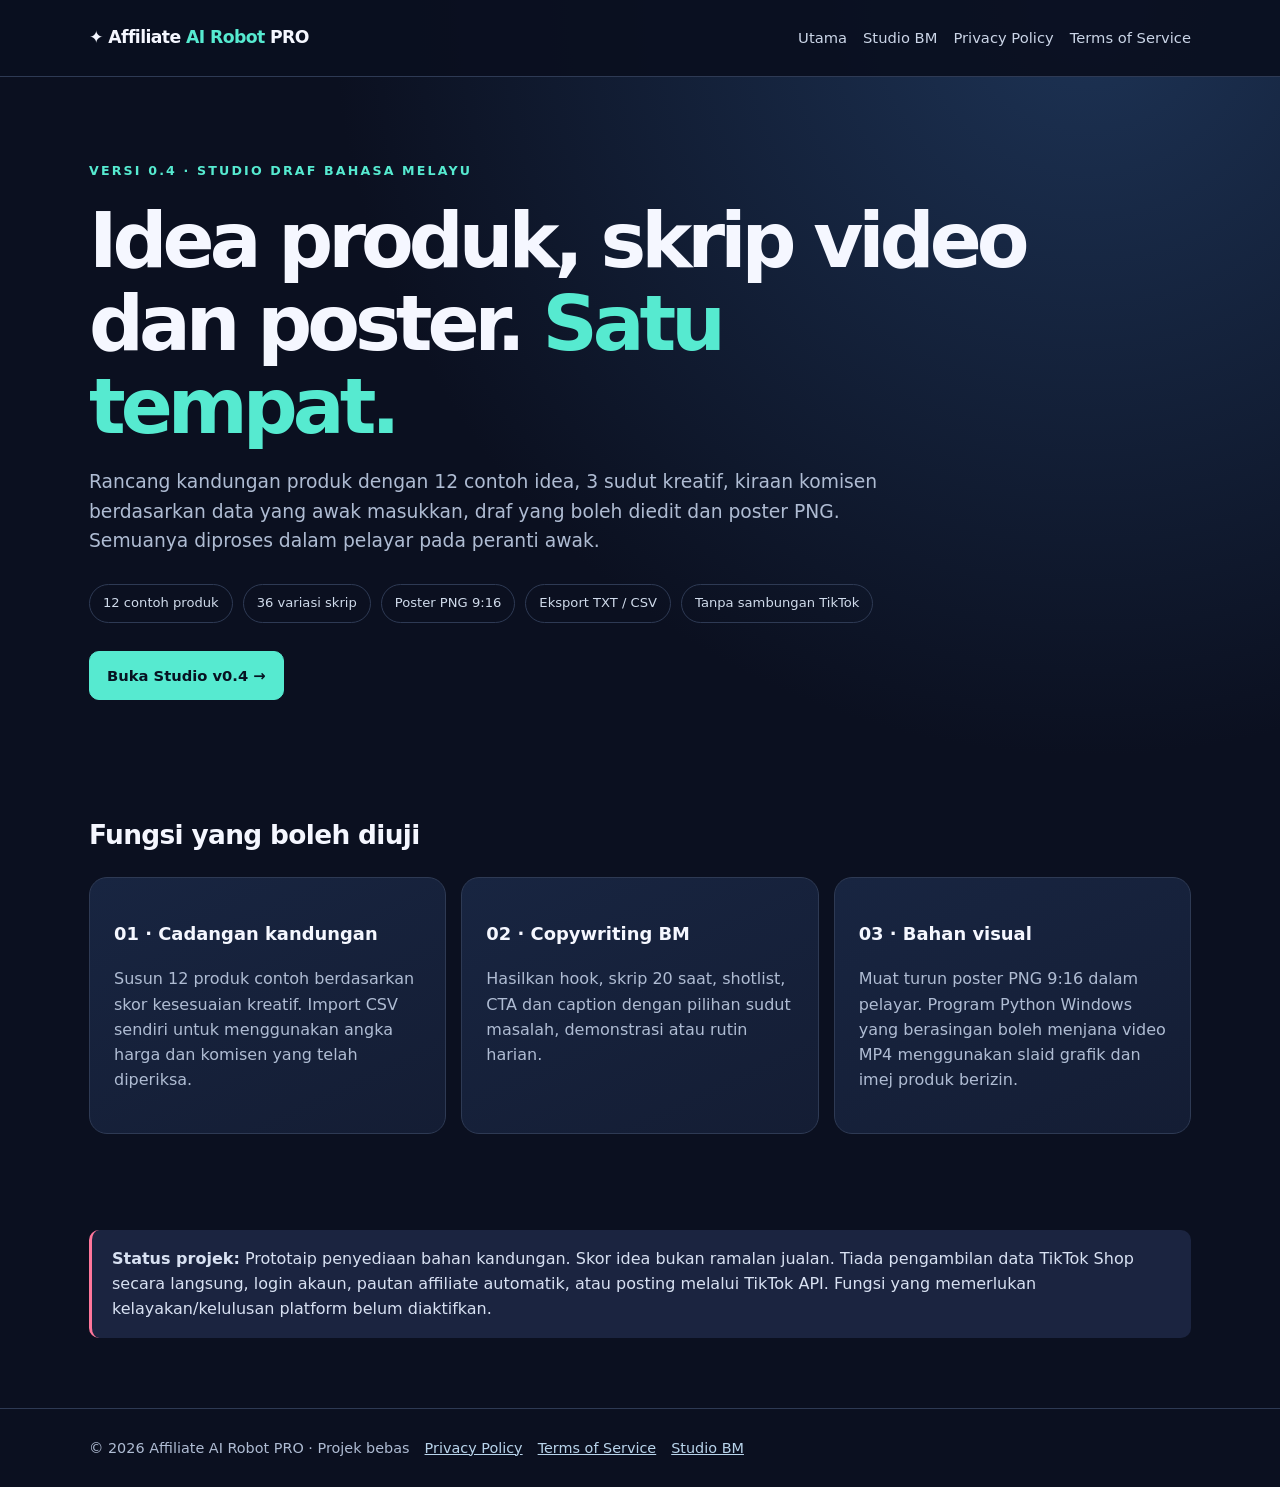
<file: index.html>
<!doctype html><html lang="ms"><head><meta charset="utf-8"><meta name="viewport" content="width=device-width, initial-scale=1"><meta name="description" content="Affiliate AI Robot PRO: studio draf promosi produk Bahasa Melayu yang berjalan dalam pelayar."><title>Affiliate AI Robot PRO · v0.4</title><link rel="stylesheet" href="/style.css"></head><body>
<header><nav class="wrap"><a class="brand" href="/">✦ Affiliate <b>AI Robot</b> PRO</a><div class="links"><a href="/">Utama</a><a href="/studio.html">Studio BM</a><a href="/privacy.html">Privacy Policy</a><a href="/terms.html">Terms of Service</a></div></nav></header>
<main class="wrap"><section class="hero"><span class="eyebrow">Versi 0.4 · Studio Draf Bahasa Melayu</span><h1>Idea produk, skrip video dan poster. <em>Satu tempat.</em></h1><p class="lead">Rancang kandungan produk dengan 12 contoh idea, 3 sudut kreatif, kiraan komisen berdasarkan data yang awak masukkan, draf yang boleh diedit dan poster PNG. Semuanya diproses dalam pelayar pada peranti awak.</p><div class="chips"><span class="pill">12 contoh produk</span><span class="pill">36 variasi skrip</span><span class="pill">Poster PNG 9:16</span><span class="pill">Eksport TXT / CSV</span><span class="pill">Tanpa sambungan TikTok</span></div><a class="button primary" href="/studio.html">Buka Studio v0.4 →</a></section>
<section class="section"><h2>Fungsi yang boleh diuji</h2><div class="grid"><article class="panel"><h3>01 · Cadangan kandungan</h3><p>Susun 12 produk contoh berdasarkan skor kesesuaian kreatif. Import CSV sendiri untuk menggunakan angka harga dan komisen yang telah diperiksa.</p></article><article class="panel"><h3>02 · Copywriting BM</h3><p>Hasilkan hook, skrip 20 saat, shotlist, CTA dan caption dengan pilihan sudut masalah, demonstrasi atau rutin harian.</p></article><article class="panel"><h3>03 · Bahan visual</h3><p>Muat turun poster PNG 9:16 dalam pelayar. Program Python Windows yang berasingan boleh menjana video MP4 menggunakan slaid grafik dan imej produk berizin.</p></article></div></section>
<section class="section"><div class="note"><strong>Status projek:</strong> Prototaip penyediaan bahan kandungan. Skor idea bukan ramalan jualan. Tiada pengambilan data TikTok Shop secara langsung, login akaun, pautan affiliate automatik, atau posting melalui TikTok API. Fungsi yang memerlukan kelayakan/kelulusan platform belum diaktifkan.</div></section></main>
<footer><div class="wrap footlinks"><span>© 2026 Affiliate AI Robot PRO · Projek bebas</span><a href="/privacy.html">Privacy Policy</a><a href="/terms.html">Terms of Service</a><a href="/studio.html">Studio BM</a></div></footer></body></html>
</file>
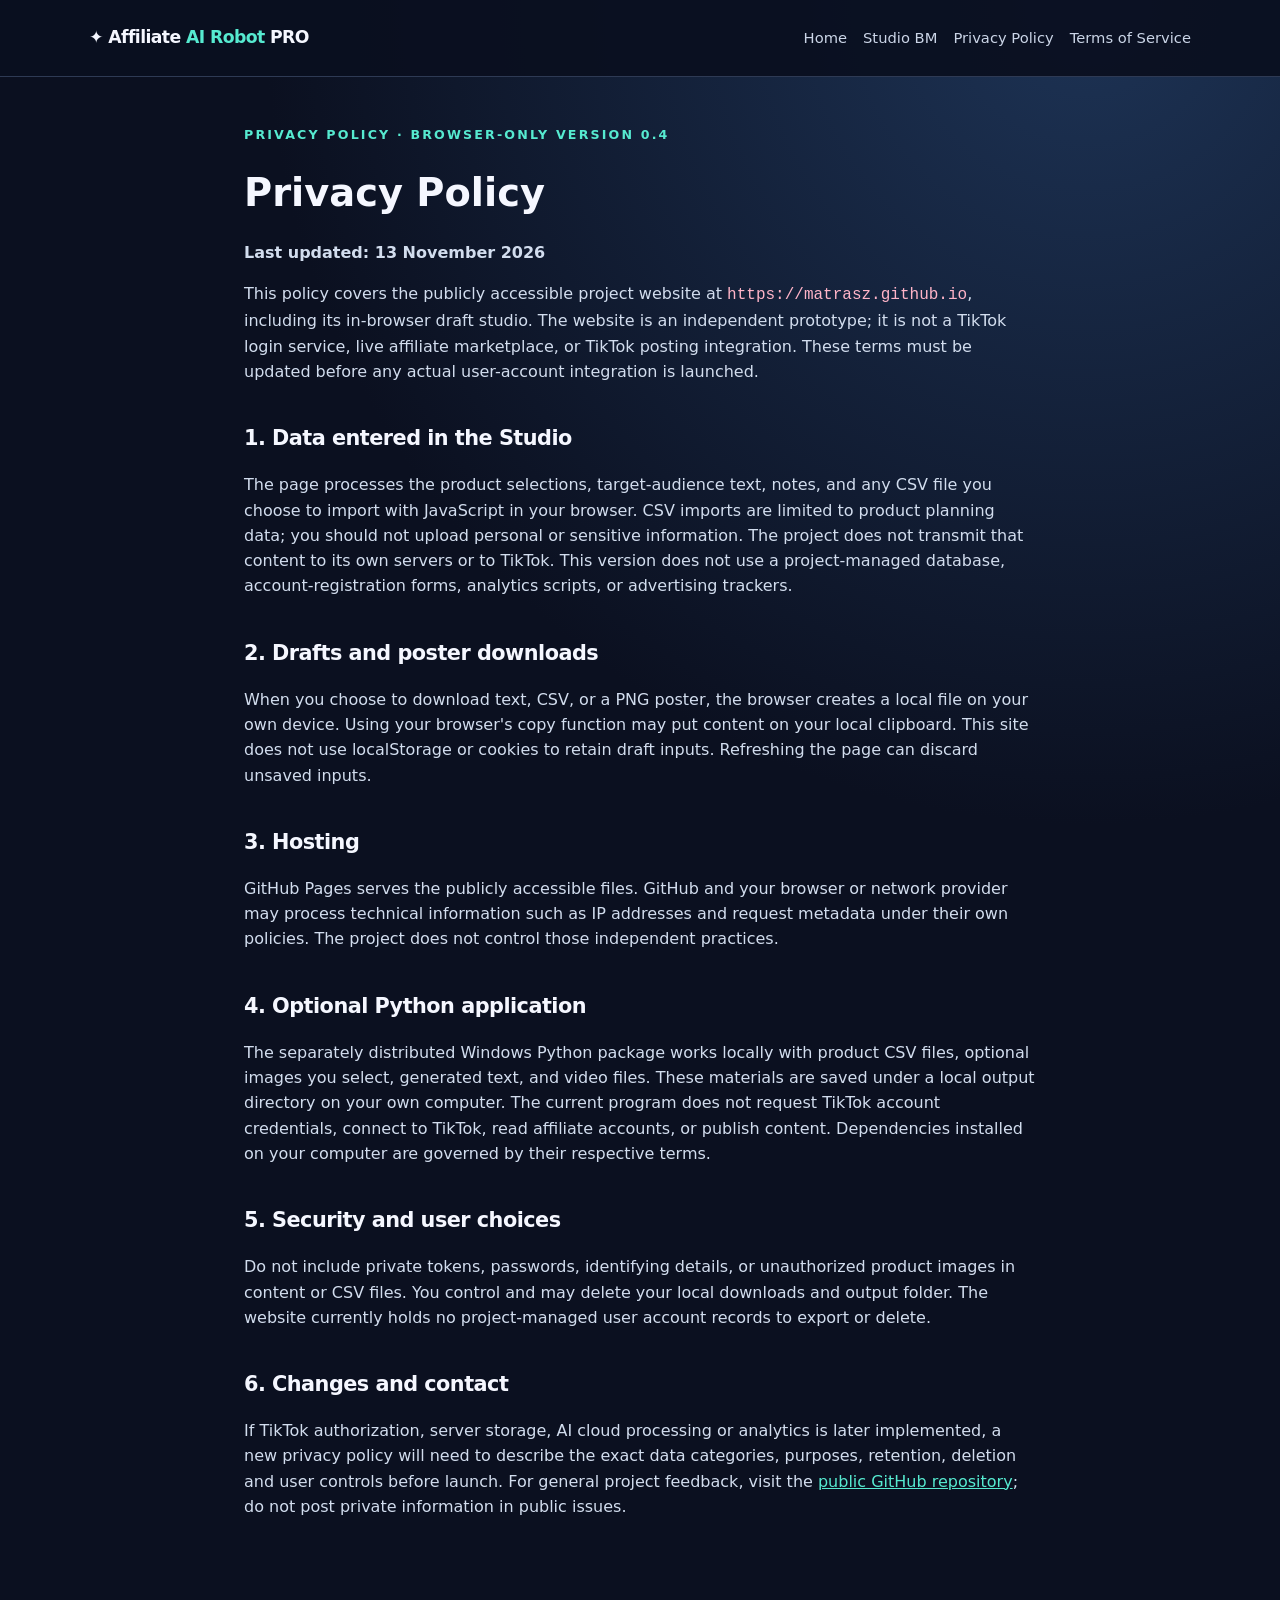
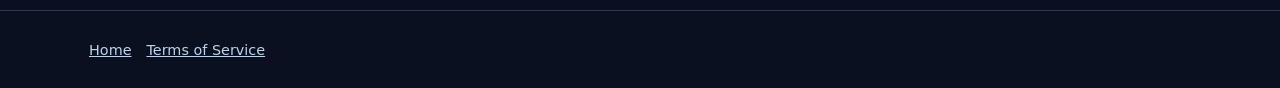
<file: privacy.html>
<!doctype html><html lang="en"><head><meta charset="utf-8"><meta name="viewport" content="width=device-width,initial-scale=1"><title>Privacy Policy | Affiliate AI Robot PRO</title><link rel="stylesheet" href="/style.css"></head><body><header><nav class="wrap"><a class="brand" href="/">✦ Affiliate <b>AI Robot</b> PRO</a><div class="links"><a href="/">Home</a><a href="/studio.html">Studio BM</a><a href="/privacy.html">Privacy Policy</a><a href="/terms.html">Terms of Service</a></div></nav></header><main class="wrap document"><span class="eyebrow">Privacy policy · Browser-only version 0.4</span><h1>Privacy Policy</h1><p><strong>Last updated: 13 November 2026</strong></p><p>This policy covers the publicly accessible project website at <code>https://matrasz.github.io</code>, including its in-browser draft studio. The website is an independent prototype; it is not a TikTok login service, live affiliate marketplace, or TikTok posting integration. These terms must be updated before any actual user-account integration is launched.</p>
<h2>1. Data entered in the Studio</h2><p>The page processes the product selections, target-audience text, notes, and any CSV file you choose to import with JavaScript in your browser. CSV imports are limited to product planning data; you should not upload personal or sensitive information. The project does not transmit that content to its own servers or to TikTok. This version does not use a project-managed database, account-registration forms, analytics scripts, or advertising trackers.</p>
<h2>2. Drafts and poster downloads</h2><p>When you choose to download text, CSV, or a PNG poster, the browser creates a local file on your own device. Using your browser's copy function may put content on your local clipboard. This site does not use localStorage or cookies to retain draft inputs. Refreshing the page can discard unsaved inputs.</p>
<h2>3. Hosting</h2><p>GitHub Pages serves the publicly accessible files. GitHub and your browser or network provider may process technical information such as IP addresses and request metadata under their own policies. The project does not control those independent practices.</p>
<h2>4. Optional Python application</h2><p>The separately distributed Windows Python package works locally with product CSV files, optional images you select, generated text, and video files. These materials are saved under a local output directory on your own computer. The current program does not request TikTok account credentials, connect to TikTok, read affiliate accounts, or publish content. Dependencies installed on your computer are governed by their respective terms.</p>
<h2>5. Security and user choices</h2><p>Do not include private tokens, passwords, identifying details, or unauthorized product images in content or CSV files. You control and may delete your local downloads and output folder. The website currently holds no project-managed user account records to export or delete.</p>
<h2>6. Changes and contact</h2><p>If TikTok authorization, server storage, AI cloud processing or analytics is later implemented, a new privacy policy will need to describe the exact data categories, purposes, retention, deletion and user controls before launch. For general project feedback, visit the <a href="https://github.com/matrasz/matrasz.github.io">public GitHub repository</a>; do not post private information in public issues.</p></main><footer><div class="wrap footlinks"><a href="/">Home</a><a href="/terms.html">Terms of Service</a></div></footer></body></html>
</file>
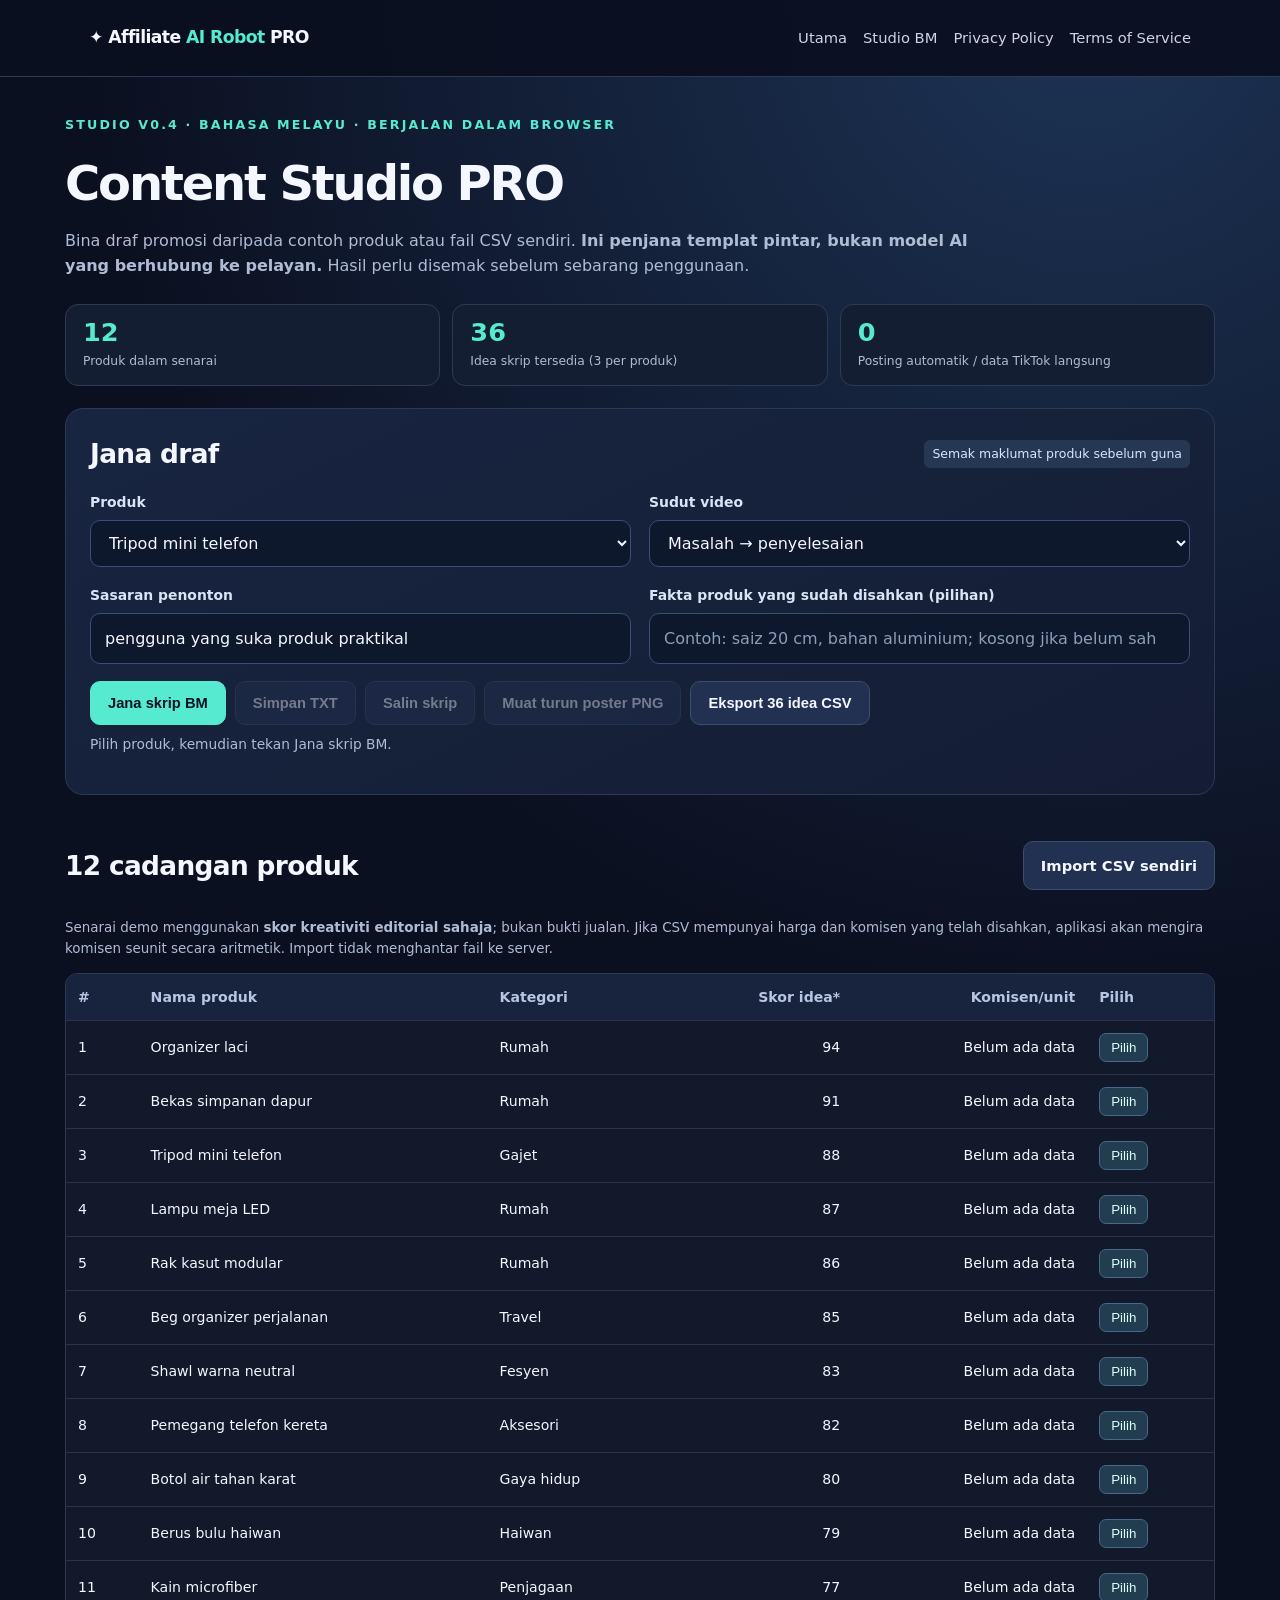
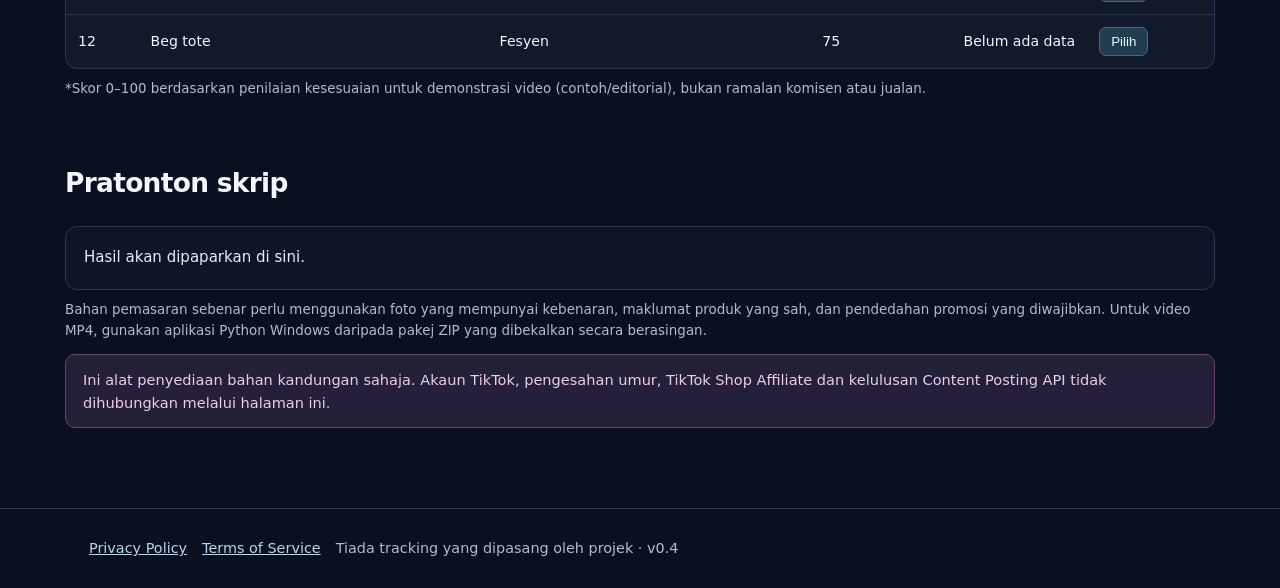
<file: studio.html>
<!doctype html><html lang="ms"><head><meta charset="utf-8"><meta name="viewport" content="width=device-width,initial-scale=1"><meta name="description" content="Demo studio draf kandungan produk Bahasa Melayu. Data hanya diproses dalam pelayar."><title>Studio BM v0.4 | Affiliate AI Robot PRO</title><link rel="stylesheet" href="/style.css"></head><body>
<header><nav class="wrap"><a class="brand" href="/">✦ Affiliate <b>AI Robot</b> PRO</a><div class="links"><a href="/">Utama</a><a href="/studio.html" aria-current="page">Studio BM</a><a href="/privacy.html">Privacy Policy</a><a href="/terms.html">Terms of Service</a></div></nav></header>
<main class="wrap shell"><span class="eyebrow">Studio v0.4 · Bahasa Melayu · Berjalan dalam browser</span><h1 class="page-title">Content Studio PRO</h1><p class="sub">Bina draf promosi daripada contoh produk atau fail CSV sendiri. <strong>Ini penjana templat pintar, bukan model AI yang berhubung ke pelayan.</strong> Hasil perlu disemak sebelum sebarang penggunaan.</p>
<div class="statstrip"><div class="stat"><strong id="productCount">12</strong><span>Produk dalam senarai</span></div><div class="stat"><strong id="draftCount">36</strong><span>Idea skrip tersedia (3 per produk)</span></div><div class="stat"><strong>0</strong><span>Posting automatik / data TikTok langsung</span></div></div>
<section class="panel" aria-labelledby="edit-title"><div class="topbar"><h2 id="edit-title" style="margin:0">Jana draf</h2><span class="badge-note">Semak maklumat produk sebelum guna</span></div><div class="form-grid" style="margin-top:17px">
<div><label class="field" for="product">Produk</label><select class="control" id="product"></select></div>
<div><label class="field" for="angle">Sudut video</label><select class="control" id="angle"><option value="masalah">Masalah → penyelesaian</option><option value="demo">Demonstrasi produk</option><option value="rutin">Rutin harian</option></select></div>
<div><label class="field" for="audience">Sasaran penonton</label><input class="control" maxlength="100" id="audience" value="pengguna yang suka produk praktikal" /></div>
<div><label class="field" for="feature">Fakta produk yang sudah disahkan (pilihan)</label><input class="control" maxlength="220" id="feature" placeholder="Contoh: saiz 20 cm, bahan aluminium; kosong jika belum sah" /></div>
</div><div class="actions"><button class="action primary" id="generate" type="button">Jana skrip BM</button><button class="action" id="download" type="button" disabled>Simpan TXT</button><button class="action" id="copy" type="button" disabled>Salin skrip</button><button class="action" id="poster" type="button" disabled>Muat turun poster PNG</button><button class="action" id="batch" type="button">Eksport 36 idea CSV</button></div><p class="status" id="status" role="status" aria-live="polite">Pilih produk, kemudian tekan Jana skrip BM.</p></section>
<section class="product-area"><div class="topbar"><h2 id="suggest-title">12 cadangan produk</h2><label class="upload button">Import CSV sendiri <input id="importCSV" type="file" accept=".csv,text/csv" /></label></div><p class="hint">Senarai demo menggunakan <strong>skor kreativiti editorial sahaja</strong>; bukan bukti jualan. Jika CSV mempunyai harga dan komisen yang telah disahkan, aplikasi akan mengira komisen seunit secara aritmetik. Import tidak menghantar fail ke server.</p><div class="tablewrap"><table><thead><tr><th>#</th><th>Nama produk</th><th>Kategori</th><th class="num">Skor idea*</th><th class="num">Komisen/unit</th><th>Pilih</th></tr></thead><tbody id="productTable"></tbody></table></div><p class="hint">*Skor 0–100 berdasarkan penilaian kesesuaian untuk demonstrasi video (contoh/editorial), bukan ramalan komisen atau jualan.</p></section>
<section class="product-area"><h2>Pratonton skrip</h2><div id="result" class="result" aria-live="polite">Hasil akan dipaparkan di sini.</div><p class="hint">Bahan pemasaran sebenar perlu menggunakan foto yang mempunyai kebenaran, maklumat produk yang sah, dan pendedahan promosi yang diwajibkan. Untuk video MP4, gunakan aplikasi Python Windows daripada pakej ZIP yang dibekalkan secara berasingan.</p><div class="alert">Ini alat penyediaan bahan kandungan sahaja. Akaun TikTok, pengesahan umur, TikTok Shop Affiliate dan kelulusan Content Posting API tidak dihubungkan melalui halaman ini.</div></section></main>
<footer><div class="wrap footlinks"><a href="/privacy.html">Privacy Policy</a><a href="/terms.html">Terms of Service</a><span>Tiada tracking yang dipasang oleh projek · v0.4</span></div></footer><script src="/studio.js" defer></script></body></html>
</file>
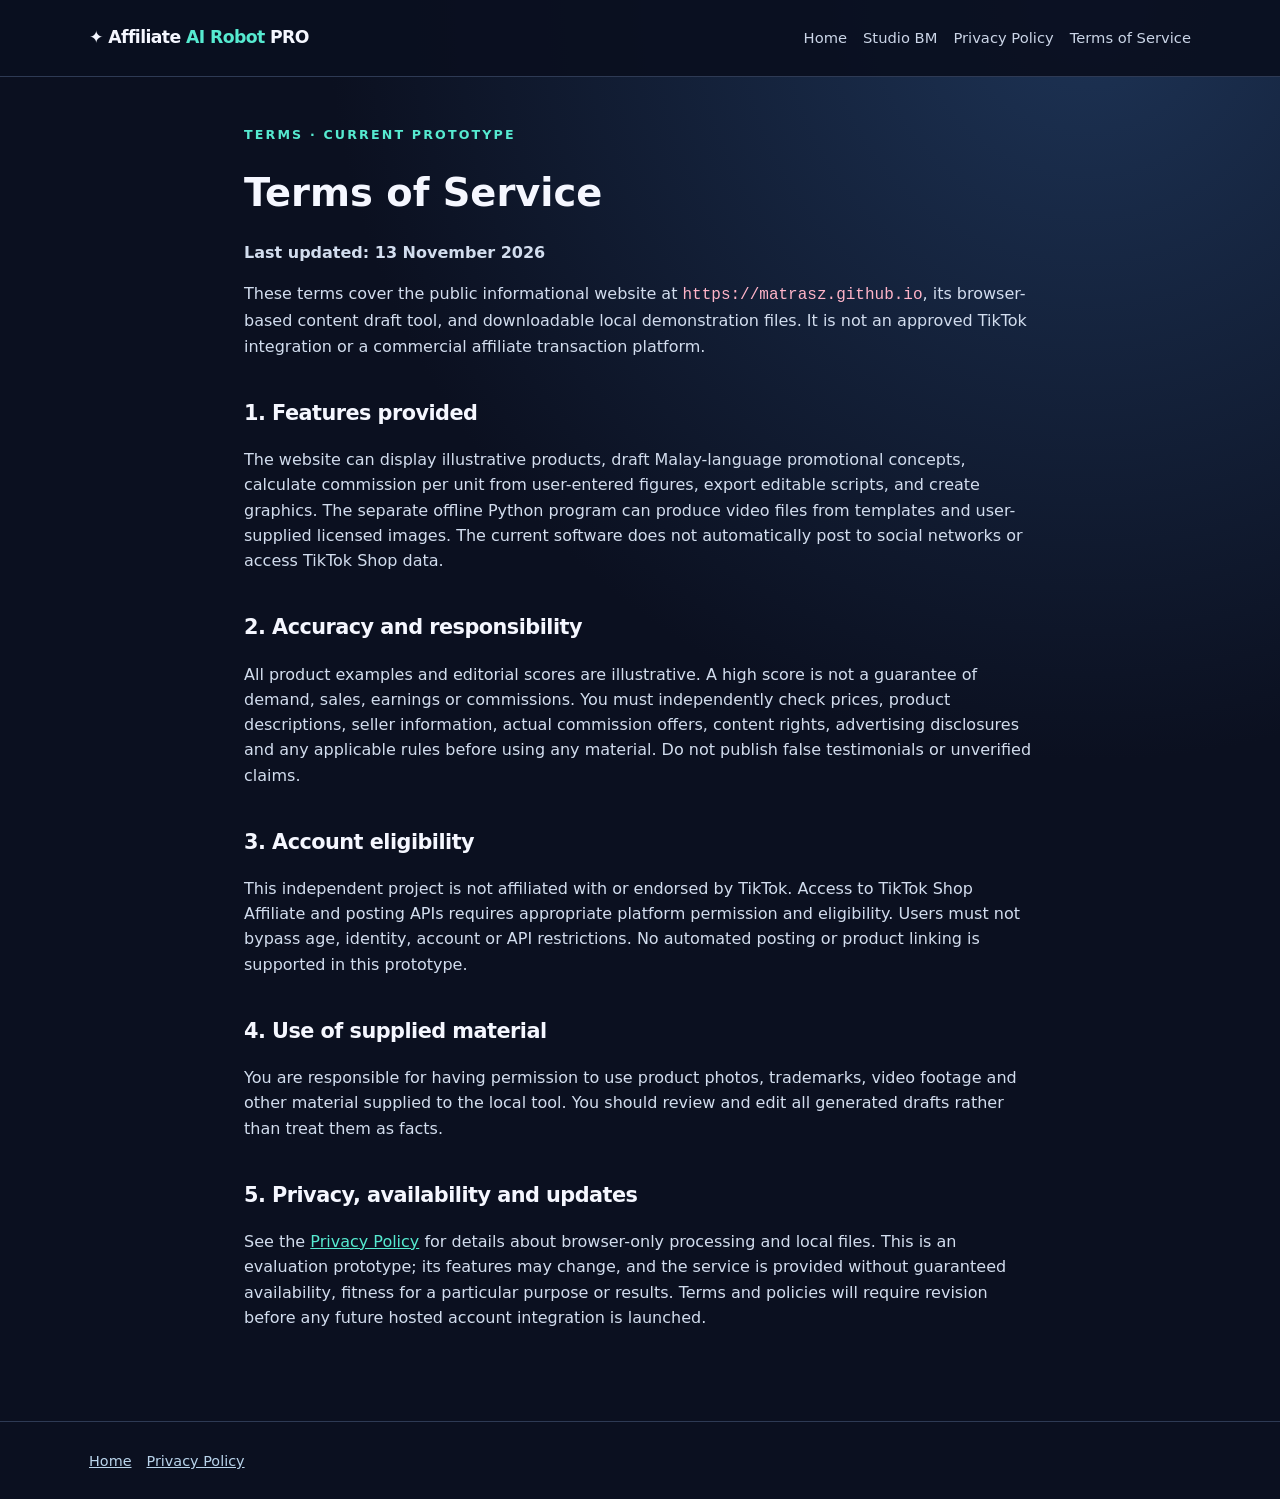
<file: terms.html>
<!doctype html><html lang="en"><head><meta charset="utf-8"><meta name="viewport" content="width=device-width,initial-scale=1"><title>Terms of Service | Affiliate AI Robot PRO</title><link rel="stylesheet" href="/style.css"></head><body><header><nav class="wrap"><a class="brand" href="/">✦ Affiliate <b>AI Robot</b> PRO</a><div class="links"><a href="/">Home</a><a href="/studio.html">Studio BM</a><a href="/privacy.html">Privacy Policy</a><a href="/terms.html">Terms of Service</a></div></nav></header><main class="wrap document"><span class="eyebrow">Terms · Current prototype</span><h1>Terms of Service</h1><p><strong>Last updated: 13 November 2026</strong></p><p>These terms cover the public informational website at <code>https://matrasz.github.io</code>, its browser-based content draft tool, and downloadable local demonstration files. It is not an approved TikTok integration or a commercial affiliate transaction platform.</p>
<h2>1. Features provided</h2><p>The website can display illustrative products, draft Malay-language promotional concepts, calculate commission per unit from user-entered figures, export editable scripts, and create graphics. The separate offline Python program can produce video files from templates and user-supplied licensed images. The current software does not automatically post to social networks or access TikTok Shop data.</p>
<h2>2. Accuracy and responsibility</h2><p>All product examples and editorial scores are illustrative. A high score is not a guarantee of demand, sales, earnings or commissions. You must independently check prices, product descriptions, seller information, actual commission offers, content rights, advertising disclosures and any applicable rules before using any material. Do not publish false testimonials or unverified claims.</p>
<h2>3. Account eligibility</h2><p>This independent project is not affiliated with or endorsed by TikTok. Access to TikTok Shop Affiliate and posting APIs requires appropriate platform permission and eligibility. Users must not bypass age, identity, account or API restrictions. No automated posting or product linking is supported in this prototype.</p>
<h2>4. Use of supplied material</h2><p>You are responsible for having permission to use product photos, trademarks, video footage and other material supplied to the local tool. You should review and edit all generated drafts rather than treat them as facts.</p>
<h2>5. Privacy, availability and updates</h2><p>See the <a href="/privacy.html">Privacy Policy</a> for details about browser-only processing and local files. This is an evaluation prototype; its features may change, and the service is provided without guaranteed availability, fitness for a particular purpose or results. Terms and policies will require revision before any future hosted account integration is launched.</p></main><footer><div class="wrap footlinks"><a href="/">Home</a><a href="/privacy.html">Privacy Policy</a></div></footer></body></html>
</file>
<file: style.css>
:root{color-scheme:dark;--bg:#0b1020;--panel:#141d34;--panel2:#182541;--line:#2e3a54;--text:#f5f7ff;--muted:#afbcd3;--mint:#56ead0;--pink:#ff769b;--blue:#7aa8ff;--chip:#263753}*{box-sizing:border-box}html{scroll-behavior:smooth}body{margin:0;background:radial-gradient(circle at 85% 0%,#1d3355 0%,var(--bg) 41%);font:16px/1.58 system-ui,-apple-system,Segoe UI,Roboto,sans-serif;color:var(--text)}a{color:var(--mint)}.wrap{max-width:1150px;margin:auto;padding:0 24px}header{background:#0a1020ed;border-bottom:1px solid var(--line);position:sticky;top:0;z-index:10}nav{min-height:76px;display:flex;align-items:center;justify-content:space-between;gap:15px}.brand{font-size:1.08rem;font-weight:800;letter-spacing:-.035em;color:var(--text);text-decoration:none}.brand b{color:var(--mint)}.links{display:flex;gap:16px;flex-wrap:wrap}.links a{text-decoration:none;color:#cbd5e7;font-size:.92rem}.links a:hover{color:var(--mint)}.hero{padding:80px 0 66px}.hero h1{font-size:clamp(2.25rem,6.3vw,4.8rem);line-height:1.08;max-width:950px;letter-spacing:-.065em;margin:18px 0}.hero h1 em{font-style:normal;color:var(--mint)}.eyebrow{font-size:.79rem;text-transform:uppercase;letter-spacing:.17em;color:var(--mint);font-weight:800}.lead{color:var(--muted);font-size:1.17rem;max-width:820px}.section{padding:26px 0 70px}h2{font-size:1.65rem;letter-spacing:-.025em}h3{font-size:1.12rem}p{margin-top:.65em}.grid{display:grid;grid-template-columns:repeat(3,1fr);gap:15px}.panel{border:1px solid var(--line);background:linear-gradient(155deg,var(--panel2),var(--panel));border-radius:18px;padding:24px}.panel p{color:var(--muted)}.note{border-left:3px solid var(--pink);background:#1b2440;padding:16px 20px;border-radius:10px;color:#d8e1f2}.chips{display:flex;gap:10px;flex-wrap:wrap;margin:28px 0}.pill{display:inline-block;border:1px solid var(--line);border-radius:999px;padding:8px 13px;color:#d0dbeb;font-size:.82rem}.button,.action{cursor:pointer;display:inline-flex;align-items:center;justify-content:center;gap:7px;padding:12px 17px;border:1px solid #3d4d6c;color:var(--text);background:#223151;border-radius:10px;text-decoration:none;font-weight:700;font-size:.92rem;min-height:44px}.button.primary,.action.primary{background:var(--mint);color:#071322;border-color:var(--mint)}.action:hover,.button:hover{filter:brightness(1.09)}.action:disabled{cursor:not-allowed;opacity:.42}.document{max-width:840px;padding-top:44px;padding-bottom:75px}.document h1{font-size:2.4rem;line-height:1.1}.document h2{font-size:1.3rem;margin-top:38px}.document p,.document li{color:#d2ddee}.document li{margin-bottom:7px}.document code{overflow-wrap:anywhere;color:#ffb4c8}.shell{padding:34px 0 80px}.page-title{margin:10px 0 6px;font-size:clamp(2rem,4vw,3rem);letter-spacing:-.045em}.sub{max-width:950px;color:var(--muted);margin:5px 0 25px}.dash{display:grid;grid-template-columns:1fr 1fr;gap:18px}.field{display:block;margin-bottom:6px;font-size:.87rem;color:#d9e4f7;font-weight:700}.control{width:100%;padding:12px 14px;min-height:46px;background:#0d182c;border:1px solid #3b4f74;border-radius:10px;color:var(--text);font:inherit}.control:focus{outline:2px solid var(--mint);outline-offset:2px}.control::placeholder{color:#8d9eb8}.control.small{font-size:.9rem}.form-grid{display:grid;grid-template-columns:1fr 1fr;gap:18px}.span2{grid-column:span 2}.actions{display:flex;gap:9px;flex-wrap:wrap;margin-top:17px}.hint{color:var(--muted);font-size:.84rem}.status{font-size:.86rem;color:var(--mint);min-height:20px}.statstrip{display:grid;grid-template-columns:repeat(3,1fr);gap:12px;margin:22px 0}.stat{background:#141e33;border:1px solid var(--line);border-radius:13px;padding:13px 17px}.stat strong{display:block;font-size:1.6rem;color:var(--mint);line-height:1.15}.stat span{font-size:.77rem;color:var(--muted)}.tablewrap{overflow:auto;border:1px solid var(--line);border-radius:12px;background:#11192b}table{border-collapse:collapse;width:100%;min-width:630px}th,td{padding:12px;border-bottom:1px solid #2a354c;text-align:left;vertical-align:middle;font-size:.88rem}th{background:#18243e;color:#b6c6e4}tr:last-child td{border-bottom:0}tr:hover td{background:#1a2742}.num{text-align:right;white-space:nowrap}.mini{border:1px solid #47698a;background:#223c50;color:#d9fffa;border-radius:7px;padding:6px 11px;cursor:pointer}.badge-note{font-size:.78rem;border-radius:6px;background:var(--chip);padding:4px 8px;color:#d4e8ff}.result{white-space:pre-wrap;font-size:.94rem;background:#0d1629;padding:18px;border:1px solid var(--line);border-radius:12px;color:#e6edfa;line-height:1.72;max-height:700px;overflow:auto}.product-area{padding-top:28px}.topbar{display:flex;align-items:center;justify-content:space-between;gap:15px;flex-wrap:wrap}.upload{display:inline-block;cursor:pointer}.upload input{position:absolute;width:1px;height:1px;opacity:0;pointer-events:none}.alert{border-radius:10px;padding:13px 17px;background:#24203a;border:1px solid #674765;color:#efcce5;font-size:.91rem}.muted{color:var(--muted)}footer{border-top:1px solid var(--line);padding:28px 0;color:var(--muted);font-size:.9rem}footer .footlinks{display:flex;gap:15px;flex-wrap:wrap}footer a{color:#b9d4eb}.sr-only{position:absolute!important;clip:rect(0,0,0,0);width:1px;height:1px;overflow:hidden}@media(max-width:800px){.dash,.form-grid{grid-template-columns:1fr}.span2{grid-column:auto}.grid,.statstrip{grid-template-columns:1fr}.hero{padding:54px 0}nav{align-items:flex-start;flex-direction:column;padding:16px 0}.shell{padding-top:25px}}
</file>
